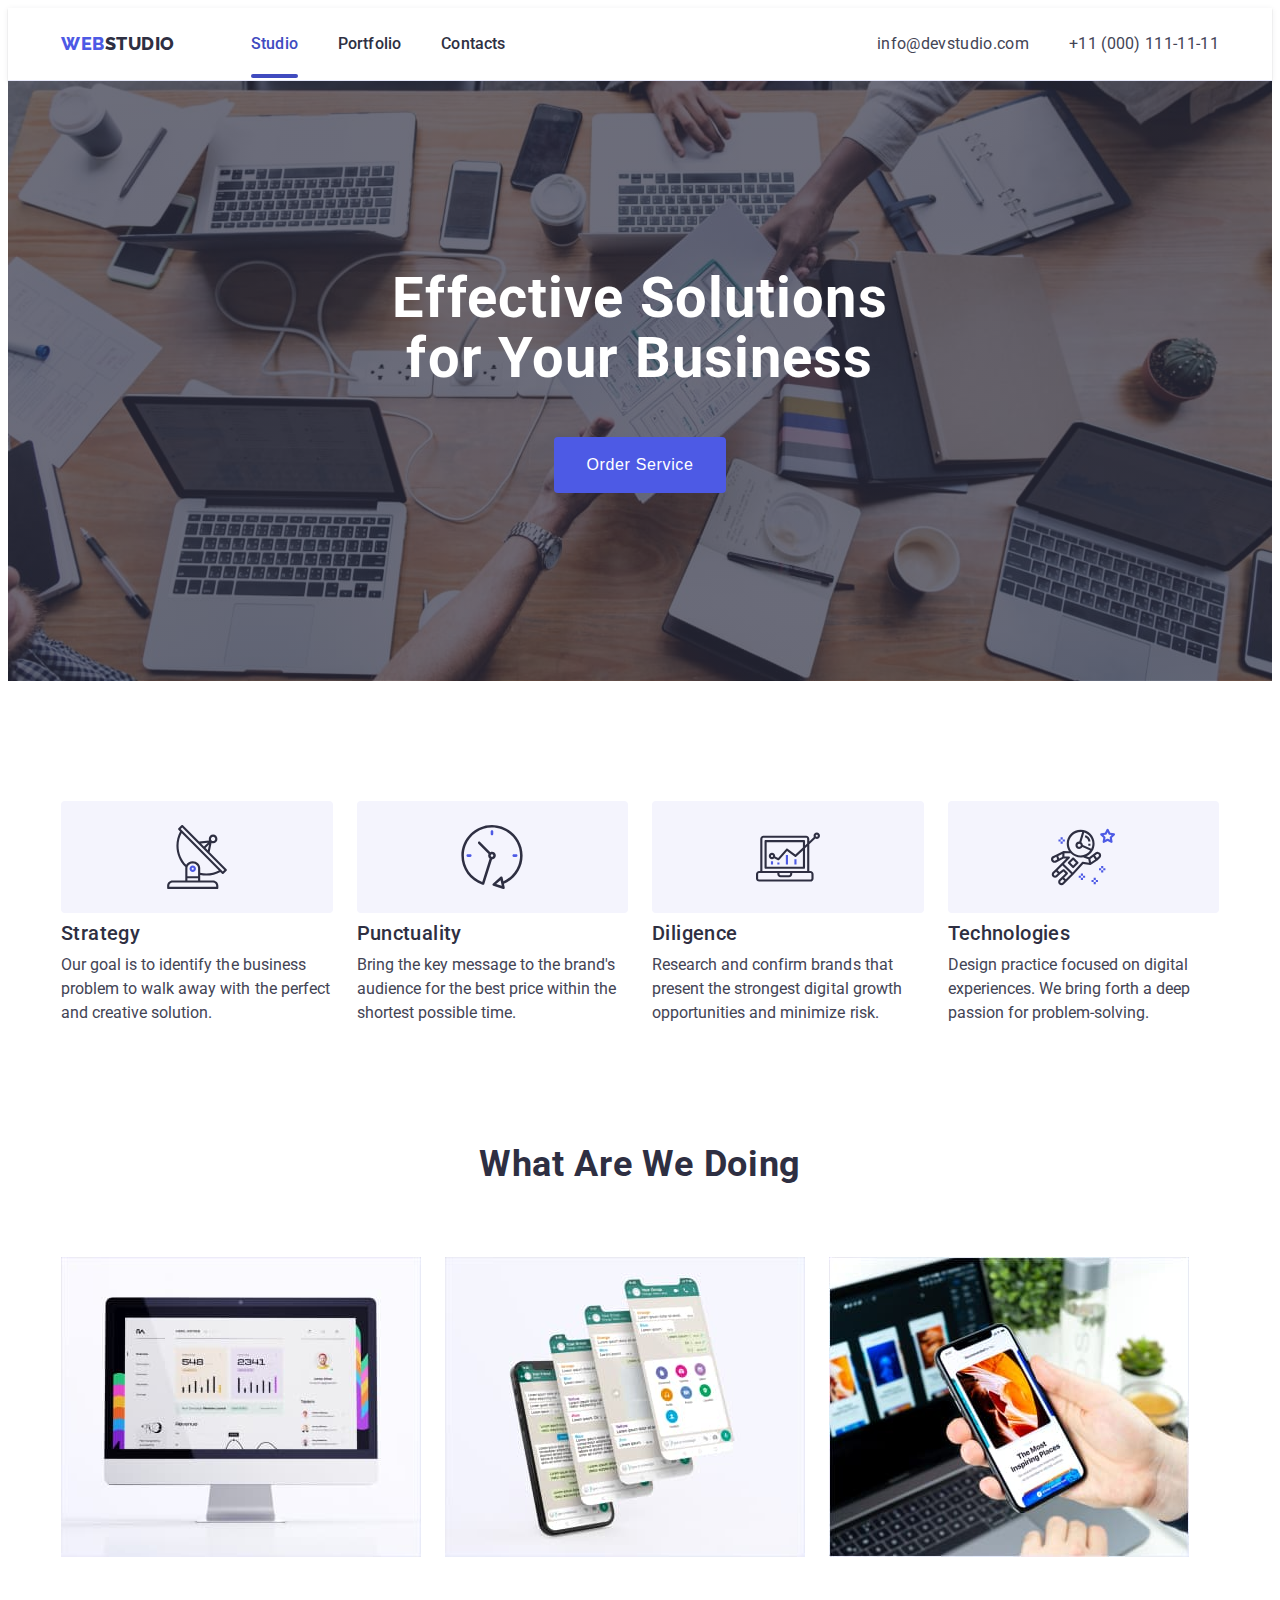
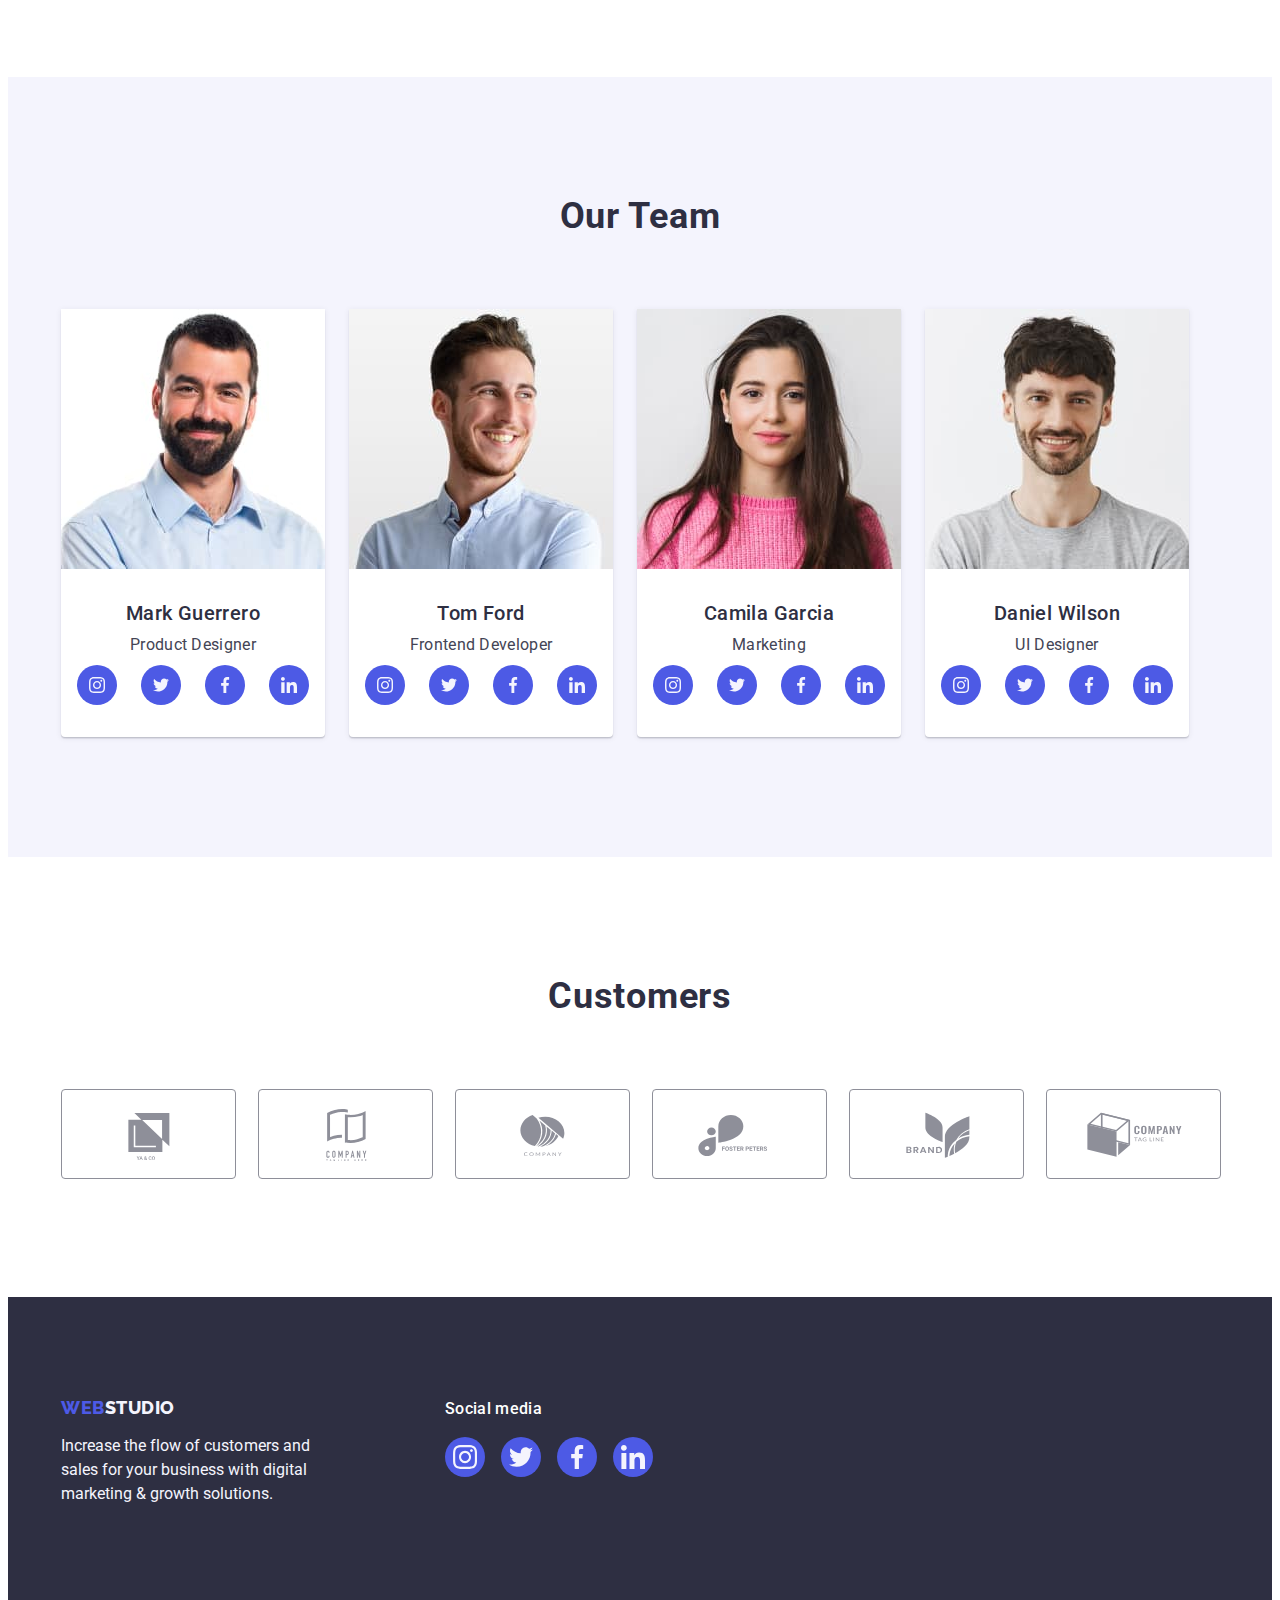
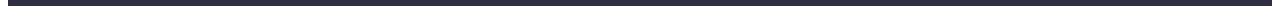
<file: index.html>
<!DOCTYPE html>
<html lang="en">
  <head>
    <meta charset="UTF-8" />
    <meta http-equiv="X-UA-Compatible" content="IE=edge" />
    <meta name="viewport" content="width=device-width, initial-scale=1.0" />
    <link rel="preconnect" href="https://fonts.googleapis.com" />
    <link rel="preconnect" href="https://fonts.gstatic.com" crossorigin />
    <link
      rel="stylesheet"
      href="https://cdnjs.cloudflare.com/ajax/libs/modern-normalize/2.0.0/modern-normalize.min.css"
      integrity="sha512-4xo8blKMVCiXpTaLzQSLSw3KFOVPWhm/TRtuPVc4WG6kUgjH6J03IBuG7JZPkcWMxJ5huwaBpOpnwYElP/m6wg=="
      crossorigin="anonymous"
      referrerpolicy="no-referrer" />
    <link
      href="https://fonts.googleapis.com/css2?family=Raleway:wght@800&family=Roboto:wght@400;500;700&display=swap"
      rel="stylesheet" />
    <link rel="stylesheet" href="./css/styles.css" />
    <title>WebStudio</title>
  </head>

  <body>
    <!-- ! HEADER -->

    <header class="header">
      <div class="container header-container">
        <nav class="nav">
          <a class="logo link logo_header-link" href="./index.html"
            >Web<span class="logo_header">Studio</span></a
          >
          <ul class="list nav-list">
            <li class="nav-list_item">
              <a class="link nav-list_link current" href="./index.html"
                >Studio</a
              >
            </li>
            <li class="nav-list_item">
              <a class="link nav-list_link" href="./portfolio.html"
                >Portfolio</a
              >
            </li>
            <li class="nav-list_item">
              <a class="link nav-list_link" href="">Contacts</a>
            </li>
          </ul>
        </nav>
        <address class="address">
          <ul class="list address-list">
            <li class="address-item">
              <a class="link address-link" href="mailto:info@devstudio.com">
                info@devstudio.com
              </a>
            </li>
            <li class="address-item">
              <a class="link address-link" href="tel:+110001111111">
                +11 (000) 111-11-11
              </a>
            </li>
          </ul>
        </address>
      </div>
    </header>

    <!-- ! MAIN -->

    <main>
      <!-- ! Hero -->

      <section class="section hero">
        <div class="container">
          <h1 class="hero-title">Effective Solutions for Your Business</h1>
          <button class="btn hero-btn" type="button" data-modal-open>
            Order Service
          </button>
        </div>
      </section>

      <!-- ! Features -->

      <section class="section features">
        <div class="container">
          <h2 class="section-title visually-hidden">Features</h2>

          <ul class="list features-list">
            <li class="features-item">
              <div class="img-wrapper">
                <svg width="64" height="64">
                  <use href="./images/icons.svg#icon-antenna"></use>
                </svg>
              </div>
              <h3 class="features-subtitle">Strategy</h3>
              <p class="features-desc">
                Our goal is to identify the business problem to walk away with
                the perfect and creative solution.
              </p>
            </li>
            <li class="features-item">
              <div class="img-wrapper">
                <svg width="64" height="64">
                  <use href="./images/icons.svg#icon-clock"></use>
                </svg>
              </div>
              <h3 class="features-subtitle">Punctuality</h3>
              <p class="features-desc">
                Bring the key message to the brand's audience for the best price
                within the shortest possible time.
              </p>
            </li>
            <li class="features-item">
              <div class="img-wrapper">
                <svg width="64" height="64">
                  <use href="./images/icons.svg#icon-diagram"></use>
                </svg>
              </div>
              <h3 class="features-subtitle">Diligence</h3>
              <p class="features-desc">
                Research and confirm brands that present the strongest digital
                growth opportunities and minimize risk.
              </p>
            </li>
            <li class="features-item">
              <div class="img-wrapper">
                <svg width="64" height="64">
                  <use href="./images/icons.svg#icon-astronaut"></use>
                </svg>
              </div>
              <h3 class="features-subtitle">Technologies</h3>
              <p class="features-desc">
                Design practice focused on digital experiences. We bring forth a
                deep passion for problem-solving.
              </p>
            </li>
          </ul>
        </div>
      </section>

      <!-- Duties -->

      <section class="section duties">
        <div class="container">
          <h2 class="section-title">What are we doing</h2>
          <ul class="list duties-list">
            <li class="duties-item">
              <img
                class="duties-img"
                src="./images/duties/duty1.jpg"
                alt="duty 1"
                width="360" />
            </li>
            <li class="duties-item">
              <img
                class="duties-img"
                src="./images/duties/duty2.jpg"
                alt="duty 2"
                width="360" />
            </li>
            <li class="duties-item">
              <img
                class="duties-img"
                src="./images/duties/duty3.jpg"
                alt="duty 3"
                width="360" />
            </li>
          </ul>
        </div>
      </section>

      <!-- ! Our team -->

      <section class="section team">
        <div class="container">
          <h2 class="section-title">Our Team</h2>
          <ul class="list team-list">
            <li class="team-item">
              <img
                class="team-avatar"
                src="./images/team/team1.jpg"
                alt="Mark Guerrero"
                width="264" />
              <div class="team-data">
                <h3 class="team-name">Mark Guerrero</h3>
                <p class="team-position">Product Designer</p>
                <ul class="list team-social">
                  <li class="team-social-item">
                    <a href="" class="team-social-link">
                      <svg class="team-social-icon" width="16" height="16">
                        <use href="./images/icons.svg#icon-insta"></use>
                      </svg>
                    </a>
                  </li>
                  <li class="team-social-item">
                    <a href="" class="team-social-link">
                      <svg class="team-social-icon" width="16" height="16">
                        <use href="./images/icons.svg#icon-twitter"></use>
                      </svg>
                    </a>
                  </li>
                  <li class="team-social-item">
                    <a href="" class="team-social-link">
                      <svg class="team-social-icon" width="16" height="16">
                        <use href="./images/icons.svg#icon-facebook"></use>
                      </svg>
                    </a>
                  </li>
                  <li class="team-social-item">
                    <a href="" class="team-social-link">
                      <svg class="team-social-icon" width="16" height="16">
                        <use href="./images/icons.svg#icon-linkedin"></use>
                      </svg>
                    </a>
                  </li>
                </ul>
              </div>
            </li>
            <li class="team-item">
              <img
                class="team-avatar"
                src="./images/team/team2.jpg"
                alt="Tom Ford"
                width="264" />
              <div class="team-data">
                <h3 class="team-name">Tom Ford</h3>
                <p class="team-position">Frontend Developer</p>
                <ul class="list team-social">
                  <li class="team-social-item">
                    <a href="" class="team-social-link">
                      <svg class="team-social-icon" width="16" height="16">
                        <use href="./images/icons.svg#icon-insta"></use>
                      </svg>
                    </a>
                  </li>
                  <li class="team-social-item">
                    <a href="" class="team-social-link">
                      <svg class="team-social-icon" width="16" height="16">
                        <use href="./images/icons.svg#icon-twitter"></use>
                      </svg>
                    </a>
                  </li>
                  <li class="team-social-item">
                    <a href="" class="team-social-link">
                      <svg class="team-social-icon" width="16" height="16">
                        <use href="./images/icons.svg#icon-facebook"></use>
                      </svg>
                    </a>
                  </li>
                  <li class="team-social-item">
                    <a href="" class="team-social-link">
                      <svg class="team-social-icon" width="16" height="16">
                        <use href="./images/icons.svg#icon-linkedin"></use>
                      </svg>
                    </a>
                  </li>
                </ul>
              </div>
            </li>
            <li class="team-item">
              <img
                class="team-avatar"
                src="./images/team/team3.jpg"
                alt="Camila Garcia"
                width="264" />
              <div class="team-data">
                <h3 class="team-name">Camila Garcia</h3>
                <p class="team-position">Marketing</p>
                <ul class="list team-social">
                  <li class="team-social-item">
                    <a href="" class="team-social-link">
                      <svg class="team-social-icon" width="16" height="16">
                        <use href="./images/icons.svg#icon-insta"></use>
                      </svg>
                    </a>
                  </li>
                  <li class="team-social-item">
                    <a href="" class="team-social-link">
                      <svg class="team-social-icon" width="16" height="16">
                        <use href="./images/icons.svg#icon-twitter"></use>
                      </svg>
                    </a>
                  </li>
                  <li class="team-social-item">
                    <a href="" class="team-social-link">
                      <svg class="team-social-icon" width="16" height="16">
                        <use href="./images/icons.svg#icon-facebook"></use>
                      </svg>
                    </a>
                  </li>
                  <li class="team-social-item">
                    <a href="" class="team-social-link">
                      <svg class="team-social-icon" width="16" height="16">
                        <use href="./images/icons.svg#icon-linkedin"></use>
                      </svg>
                    </a>
                  </li>
                </ul>
              </div>
            </li>
            <li class="team-item">
              <img
                class="team-avatar"
                src="./images/team/team4.jpg"
                alt="Daniel Wilson"
                width="264" />
              <div class="team-data">
                <h3 class="team-name">Daniel Wilson</h3>
                <p class="team-position">UI Designer</p>
                <ul class="list team-social">
                  <li class="team-social-item">
                    <a href="" class="team-social-link">
                      <svg class="team-social-icon" width="16" height="16">
                        <use href="./images/icons.svg#icon-insta"></use>
                      </svg>
                    </a>
                  </li>
                  <li class="team-social-item">
                    <a href="" class="team-social-link">
                      <svg class="team-social-icon" width="16" height="16">
                        <use href="./images/icons.svg#icon-twitter"></use>
                      </svg>
                    </a>
                  </li>
                  <li class="team-social-item">
                    <a href="" class="team-social-link">
                      <svg class="team-social-icon" width="16" height="16">
                        <use href="./images/icons.svg#icon-facebook"></use>
                      </svg>
                    </a>
                  </li>
                  <li class="team-social-item">
                    <a href="" class="team-social-link">
                      <svg class="team-social-icon" width="16" height="16">
                        <use href="./images/icons.svg#icon-linkedin"></use>
                      </svg>
                    </a>
                  </li>
                </ul>
              </div>
            </li>
          </ul>
        </div>
      </section>

      <!-- ! Customers -->

      <section class="section customers">
        <div class="container">
          <h2 class="section-title">Customers</h2>
          <ul class="list customers-list">
            <li class="customers-item">
              <a href="" class="customers-link">
                <svg class="customers-icon" width="104" height="56">
                  <use href="./images/icons.svg#icon-logo1"></use>
                </svg>
              </a>
            </li>
            <li class="customers-item">
              <a href="" class="customers-link">
                <svg class="customers-icon" width="104" height="56">
                  <use href="./images/icons.svg#icon-logo2"></use>
                </svg>
              </a>
            </li>
            <li class="customers-item">
              <a href="" class="customers-link">
                <svg class="customers-icon" width="104" height="56">
                  <use href="./images/icons.svg#icon-logo3"></use>
                </svg>
              </a>
            </li>
            <li class="customers-item">
              <a href="" class="customers-link">
                <svg class="customers-icon" width="104" height="56">
                  <use href="./images/icons.svg#icon-logo4"></use>
                </svg>
              </a>
            </li>
            <li class="customers-item">
              <a href="" class="customers-link">
                <svg class="customers-icon" width="104" height="56">
                  <use href="./images/icons.svg#icon-logo5"></use>
                </svg>
              </a>
            </li>
            <li class="customers-item">
              <a href="" class="customers-link">
                <svg class="customers-icon" width="104" height="56">
                  <use href="./images/icons.svg#icon-logo6"></use>
                </svg>
              </a>
            </li>
          </ul>
        </div>
      </section>
    </main>

    <!-- ! Footer -->

    <footer class="footer">
      <div class="container footer-wrapper">
        <div class="footer-data">
          <a class="logo link logo-link-footer" href="./index.html"
            >Web<span class="logo_footer">Studio</span></a
          >
          <p class="footer-slogan">
            Increase the flow of customers and sales for your business with
            digital marketing & growth solutions.
          </p>
        </div>
        <div class="footer-meta">
          <p class="footer-social-title">Social media</p>
          <ul class="list footer-social-list">
            <li class="footer-social-item">
              <a href="" class="footer-social-link">
                <svg class="footer-social-icon" width="24" height="24">
                  <use href="./images/icons.svg#icon-insta"></use>
                </svg>
              </a>
            </li>
            <li class="footer-social-item">
              <a href="" class="footer-social-link">
                <svg class="footer-social-icon" width="24" height="24">
                  <use href="./images/icons.svg#icon-twitter"></use>
                </svg>
              </a>
            </li>
            <li class="footer-social-item">
              <a href="" class="footer-social-link">
                <svg class="footer-social-icon" width="24" height="24">
                  <use href="./images/icons.svg#icon-facebook"></use>
                </svg>
              </a>
            </li>
            <li class="footer-social-item">
              <a href="" class="footer-social-link">
                <svg class="footer-social-icon" width="24" height="24">
                  <use href="./images/icons.svg#icon-linkedin"></use>
                </svg>
              </a>
            </li>
          </ul>
        </div>
      </div>
    </footer>

    <!-- ! Modal -->

    <div class="overlay is-hidden" data-modal>
      <div class="modal">
        <button class="btn modal-close-btn" data-modal-close type="button">
          <svg class="modal-close-icon" width="8" height="8">
            <use href="./images/icons.svg#icon-close"></use>
          </svg>
        </button>
      </div>
    </div>
    <script src="./js/modal.js"></script>
  </body>
</html>
</file>
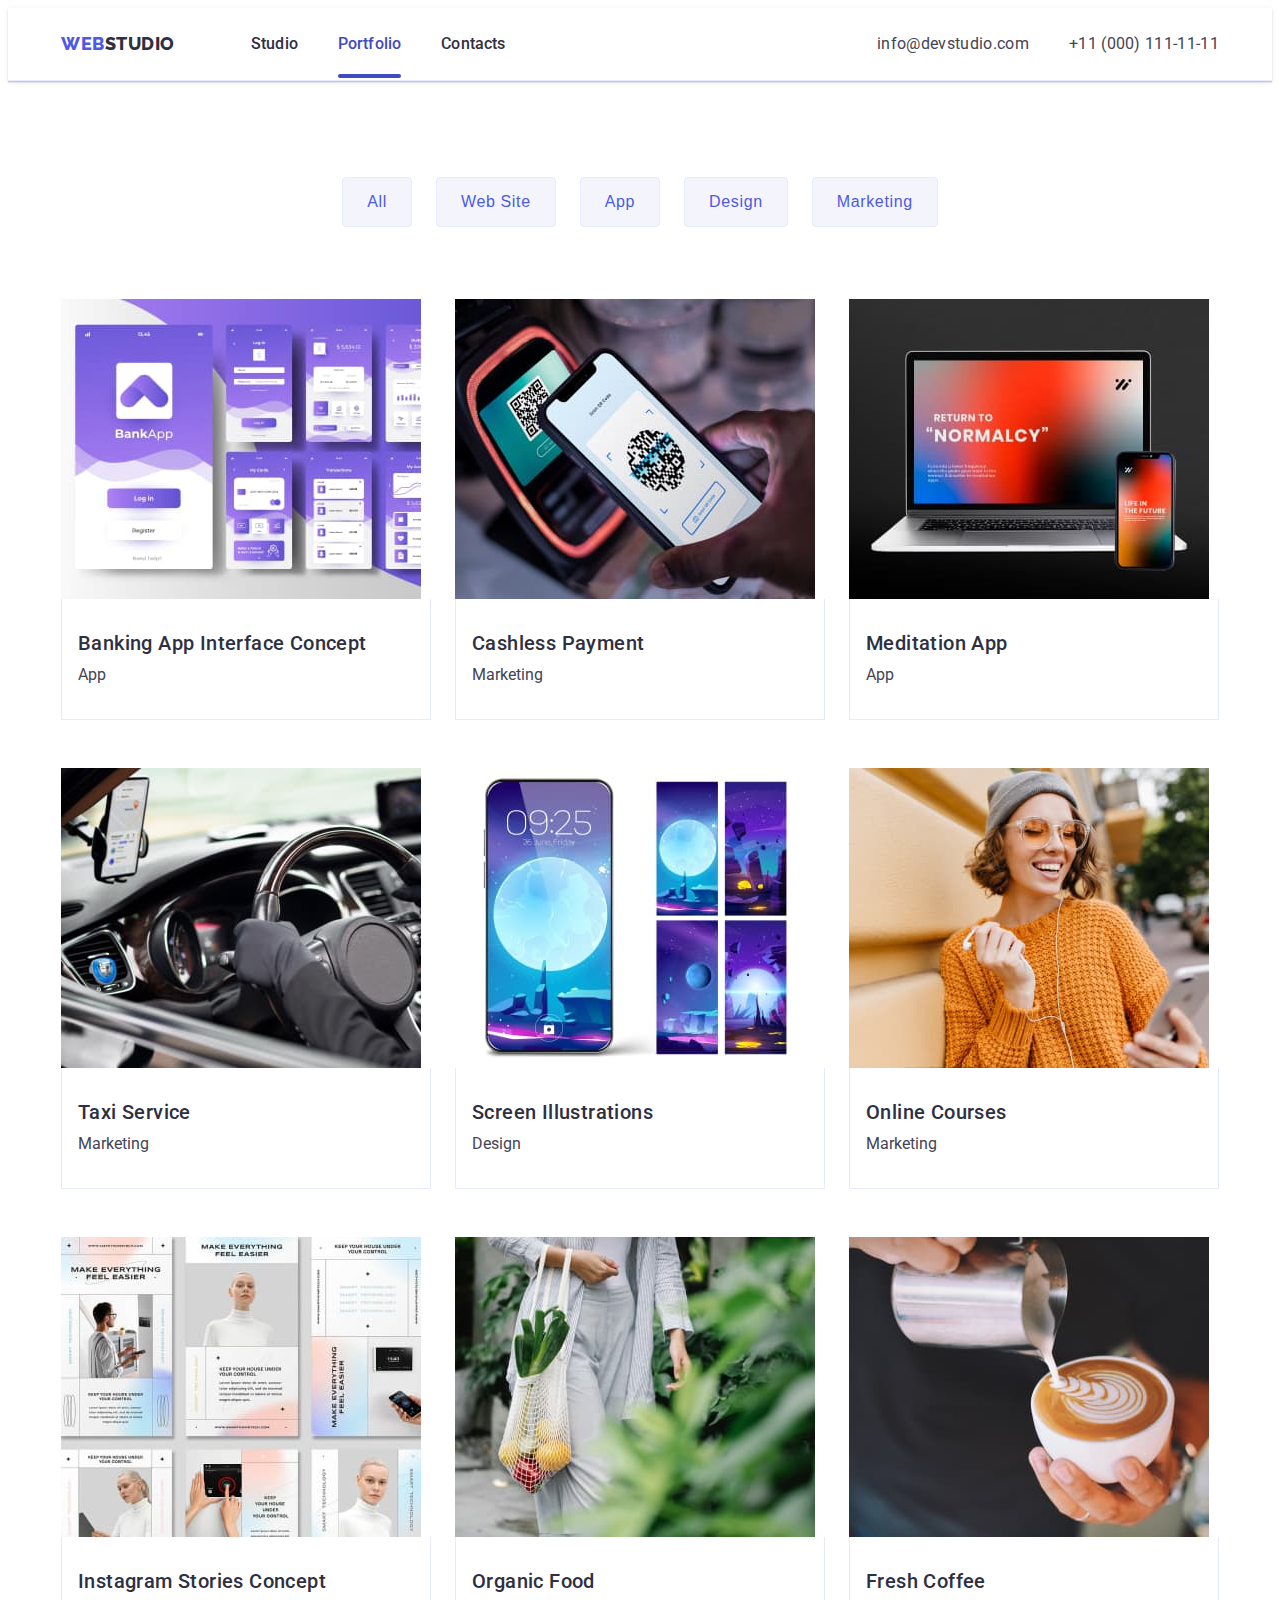
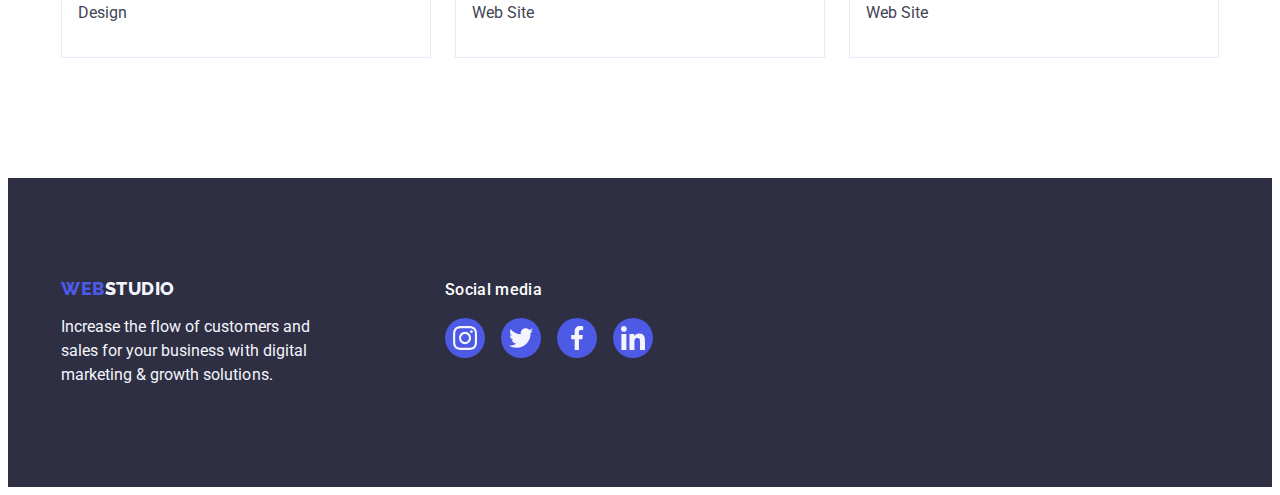
<file: portfolio.html>
<!DOCTYPE html>
<html lang="eu">
  <head>
    <meta charset="UTF-8" />
    <meta http-equiv="X-UA-Compatible" content="IE=edge" />
    <meta name="viewport" content="width=device-width, initial-scale=1.0" />
    <link rel="preconnect" href="https://fonts.googleapis.com" />
    <link rel="preconnect" href="https://fonts.gstatic.com" crossorigin />
    <link
      rel="stylesheet"
      href="https://cdnjs.cloudflare.com/ajax/libs/modern-normalize/2.0.0/modern-normalize.min.css"
      integrity="sha512-4xo8blKMVCiXpTaLzQSLSw3KFOVPWhm/TRtuPVc4WG6kUgjH6J03IBuG7JZPkcWMxJ5huwaBpOpnwYElP/m6wg=="
      crossorigin="anonymous"
      referrerpolicy="no-referrer" />
    <link
      href="https://fonts.googleapis.com/css2?family=Raleway:wght@800&family=Roboto:wght@400;500;700&display=swap"
      rel="stylesheet" />
    <link rel="stylesheet" href="./css/styles.css" />
    <title>WebStudio</title>
  </head>

  <body>
    <!-- HEADER -->

    <header class="header">
      <div class="container header-container">
        <nav class="nav">
          <a class="logo link logo_header-link" href="./index.html"
            >Web<span class="logo_header">Studio</span></a
          >
          <ul class="list nav-list">
            <li class="nav-list_item">
              <a class="link nav-list_link" href="./index.html">Studio</a>
            </li>
            <li class="nav-list_item">
              <a class="link nav-list_link current" href="./portfolio.html"
                >Portfolio</a
              >
            </li>
            <li class="nav-list_item">
              <a class="link nav-list_link" href="">Contacts</a>
            </li>
          </ul>
        </nav>
        <address class="address">
          <ul class="list address-list">
            <li class="address-item">
              <a class="link address-link" href="mailto:info@devstudio.com">
                info@devstudio.com
              </a>
            </li>
            <li class="address-item">
              <a class="link address-link" href="tel:+110001111111">
                +11 (000) 111-11-11
              </a>
            </li>
          </ul>
        </address>
      </div>
    </header>

    <!-- Портфолио -->

    <main class="main">
      <section class="section-portfolio">
        <div class="container">
          <h1 class="visually-hidden">Портфолио</h1>

          <ul class="list filter">
            <li>
              <button type="button" class="btn filter-btn">All</button>
            </li>
            <li>
              <button type="button" class="btn filter-btn">Web Site</button>
            </li>
            <li>
              <button type="button" class="btn filter-btn">App</button>
            </li>
            <li>
              <button type="button" class="btn filter-btn">Design</button>
            </li>
            <li>
              <button type="button" class="btn filter-btn">Marketing</button>
            </li>
          </ul>

          <ul class="list portfolio-list">
            <li class="portfolio-item">
              <a href="" class="link portfolio-link">
                <div class="portfolio-img-wrapper">
                  <img
                    width="360"
                    src="./images/portfolio/banking.jpeg"
                    alt="Banking App Interface Concept"
                    class="porfolio-img" />
                  <p class="portfolio-description">
                    14 Stylish and User-Friendly App Design Concepts · Task
                    Manager App · Calorie Tracker App · Exotic Fruit Ecommerce
                    App · Cloud Storage App
                  </p>
                </div>
                <div class="portfolio-data">
                  <h2 class="portfolio-subtitle">
                    Banking App Interface Concept
                  </h2>
                  <p class="portfolio-content">App</p>
                </div>
              </a>
            </li>
            <li class="portfolio-item">
              <a href="" class="link portfolio-link">
                <div class="portfolio-img-wrapper">
                  <img
                    width="360"
                    src="./images/portfolio/payment.jpeg"
                    alt="Cashless Payment"
                    class="porfolio-img" />
                  <p class="portfolio-description">
                    14 Stylish and User-Friendly App Design Concepts · Task
                    Manager App · Calorie Tracker App · Exotic Fruit Ecommerce
                    App · Cloud Storage App
                  </p>
                </div>
                <div class="portfolio-data">
                  <h2 class="portfolio-subtitle">Cashless Payment</h2>
                  <p class="portfolio-content">Marketing</p>
                </div>
              </a>
            </li>
            <li class="portfolio-item">
              <a href="" class="link portfolio-link">
                <div class="portfolio-img-wrapper">
                  <img
                    width="360"
                    src="./images/portfolio/app.jpeg"
                    alt="Ресторан Seafood"
                    class="porfolio-img" />
                  <p class="portfolio-description">
                    14 Stylish and User-Friendly App Design Concepts · Task
                    Manager App · Calorie Tracker App · Exotic Fruit Ecommerce
                    App · Cloud Storage App
                  </p>
                </div>
                <div class="portfolio-data">
                  <h2 class="portfolio-subtitle">Meditation App</h2>
                  <p class="portfolio-content">App</p>
                </div>
              </a>
            </li>
            <li class="portfolio-item">
              <a href="" class="link portfolio-link">
                <div class="portfolio-img-wrapper">
                  <img
                    width="360"
                    src="./images/portfolio/taxi.jpeg"
                    alt="Taxi Service"
                    class="porfolio-img" />
                  <p class="portfolio-description">
                    14 Stylish and User-Friendly App Design Concepts · Task
                    Manager App · Calorie Tracker App · Exotic Fruit Ecommerce
                    App · Cloud Storage App
                  </p>
                </div>
                <div class="portfolio-data">
                  <h2 class="portfolio-subtitle">Taxi Service</h2>
                  <p class="portfolio-content">Marketing</p>
                </div>
              </a>
            </li>
            <li class="portfolio-item">
              <a href="" class="link portfolio-link">
                <div class="portfolio-img-wrapper">
                  <img
                    width="360"
                    src="./images/portfolio/screen.jpeg"
                    alt="Screen Illustrations"
                    class="porfolio-img" />
                  <p class="portfolio-description">
                    14 Stylish and User-Friendly App Design Concepts · Task
                    Manager App · Calorie Tracker App · Exotic Fruit Ecommerce
                    App · Cloud Storage App
                  </p>
                </div>
                <div class="portfolio-data">
                  <h2 class="portfolio-subtitle">Screen Illustrations</h2>
                  <p class="portfolio-content">Design</p>
                </div>
              </a>
            </li>
            <li class="portfolio-item">
              <a href="" class="link portfolio-link">
                <div class="portfolio-img-wrapper">
                  <img
                    width="360"
                    src="./images/portfolio/courses.jpeg"
                    alt="Online Courses"
                    class="porfolio-img" />
                  <p class="portfolio-description">
                    14 Stylish and User-Friendly App Design Concepts · Task
                    Manager App · Calorie Tracker App · Exotic Fruit Ecommerce
                    App · Cloud Storage App
                  </p>
                </div>
                <div class="portfolio-data">
                  <h2 class="portfolio-subtitle">Online Courses</h2>
                  <p class="portfolio-content">Marketing</p>
                </div>
              </a>
            </li>
            <li class="portfolio-item">
              <a href="" class="link portfolio-link">
                <div class="portfolio-img-wrapper">
                  <img
                    width="360"
                    src="./images/portfolio/stories.jpeg"
                    alt="Instagram Stories Concept"
                    class="porfolio-img" />
                  <p class="portfolio-description">
                    14 Stylish and User-Friendly App Design Concepts · Task
                    Manager App · Calorie Tracker App · Exotic Fruit Ecommerce
                    App · Cloud Storage App
                  </p>
                </div>
                <div class="portfolio-data">
                  <h2 class="portfolio-subtitle">Instagram Stories Concept</h2>
                  <p class="portfolio-content">Design</p>
                </div>
              </a>
            </li>
            <li class="portfolio-item">
              <a href="" class="link portfolio-link">
                <div class="portfolio-img-wrapper">
                  <img
                    width="360"
                    src="./images/portfolio/food.jpeg"
                    alt="Organic Food"
                    class="porfolio-img" />
                  <p class="portfolio-description">
                    14 Stylish and User-Friendly App Design Concepts · Task
                    Manager App · Calorie Tracker App · Exotic Fruit Ecommerce
                    App · Cloud Storage App
                  </p>
                </div>
                <div class="portfolio-data">
                  <h2 class="portfolio-subtitle">Organic Food</h2>
                  <p class="portfolio-content">Web Site</p>
                </div>
              </a>
            </li>
            <li class="portfolio-item">
              <a href="" class="link portfolio-link">
                <div class="portfolio-img-wrapper">
                  <img
                    width="360"
                    src="./images/portfolio/coffee.jpeg"
                    alt="Fresh Coffee"
                    class="porfolio-img" />
                  <p class="portfolio-description">
                    14 Stylish and User-Friendly App Design Concepts · Task
                    Manager App · Calorie Tracker App · Exotic Fruit Ecommerce
                    App · Cloud Storage App
                  </p>
                </div>
                <div class="portfolio-data">
                  <h2 class="portfolio-subtitle">Fresh Coffee</h2>
                  <p class="portfolio-content">Web Site</p>
                </div>
              </a>
            </li>
          </ul>
        </div>
      </section>
    </main>

    <!-- Footer -->

    <footer class="footer">
      <div class="container footer-wrapper">
        <div class="footer-data">
          <a class="logo link logo-link-footer" href="./index.html"
            >Web<span class="logo_footer">Studio</span></a
          >
          <p class="footer-slogan">
            Increase the flow of customers and sales for your business with
            digital marketing & growth solutions.
          </p>
        </div>
        <div class="footer-meta">
          <p class="footer-social-title">Social media</p>
          <ul class="list footer-social-list">
            <li class="footer-social-item">
              <a href="" class="footer-social-link">
                <svg class="footer-social-icon" width="24" height="24">
                  <use href="./images/icons.svg#icon-insta"></use>
                </svg>
              </a>
            </li>
            <li class="footer-social-item">
              <a href="" class="footer-social-link">
                <svg class="footer-social-icon" width="24" height="24">
                  <use href="./images/icons.svg#icon-twitter"></use>
                </svg>
              </a>
            </li>
            <li class="footer-social-item">
              <a href="" class="footer-social-link">
                <svg class="footer-social-icon" width="24" height="24">
                  <use href="./images/icons.svg#icon-facebook"></use>
                </svg>
              </a>
            </li>
            <li class="footer-social-item">
              <a href="" class="footer-social-link">
                <svg class="footer-social-icon" width="24" height="24">
                  <use href="./images/icons.svg#icon-linkedin"></use>
                </svg>
              </a>
            </li>
          </ul>
        </div>
      </div>
    </footer>
  </body>
</html>
</file>
<file: css/styles.css>
:root {
  --accent: #4d5ae5;
  --white: #ffffff;
  --navyblue: #2e2f42;
  --slate: #434455;
  --cloud: #f4f4fd;
  --ocean: #404bbf;
  --cornflower: #e7e9fc;
  --transit: 250ms cubic-bezier(0.4, 0, 0.2, 1);
  --navyblue-modal: rgba(46, 47, 66, 0.4);
  --lightslate: #8e8f99;
}

/* * Global */
ul,
ol {
  padding: 0;
  margin: 0;
}
body {
  font-family: "Roboto", sans-serif;
  color: var(--slate);
  font-size: 16px;
  line-height: 1.5;
  letter-spacing: 0.02px;
  background-color: var(--white);
}

h1,
h2,
h3,
h4,
p {
  margin: 0;
}

img {
  display: block;
  max-width: 100%;
}
.link {
  text-decoration: none;
}

.list {
  list-style-type: none;
}

.btn {
  cursor: pointer;
  color: var(--white);
  font-size: 16px;
  font-weight: 500;
  line-height: 1.5;
  letter-spacing: 0.64px;
}

address {
  font-style: normal;
}

.logo {
  font-family: "Raleway", sans-serif;
  font-size: 18px;
  font-weight: 800;
  line-height: 1.17;
  letter-spacing: 0.03em;
  text-transform: uppercase;
  color: var(--accent);
}

.section {
  padding-top: 120px;
  padding-bottom: 120px;
}

.section-title {
  color: var(--navyblue);
  text-align: center;
  font-size: 36px;
  line-height: 1.11;
  letter-spacing: 0.72px;
  text-transform: capitalize;
  margin-bottom: 72px;
}

.container {
  width: 1158px;
  margin-left: auto;
  margin-right: auto;
  padding-left: 15px;
  padding-right: 15px;
}

.visually-hidden {
  position: absolute;
  width: 1px;
  height: 1px;
  margin: -1px;
  border: 0;
  padding: 0;
  white-space: nowrap;
  clip-path: inset(100%);
  clip: rect(0 0 0 0);
  overflow: hidden;
}

/* ! Header */

.header {
  background-color: var(--white);
  border-bottom: 1px solid var(--cornflower);
  padding-top: 24px;
  padding-bottom: 24px;
  box-shadow: 0px 2px 1px rgba(46, 47, 66, 0.08),
    0px 1px 1px rgba(46, 47, 66, 0.16), 0px 1px 6px rgba(46, 47, 66, 0.08);
}

.header-container {
  display: flex;
  align-items: center;
}

.nav {
  align-items: center;
  display: flex;
}
.logo_header-link {
  margin-right: 76px;
}
.logo_header {
  color: var(--navyblue);
}
.nav-list {
  display: flex;
  align-items: center;
  gap: 40px;
}
.nav-list_item {
}
.nav-list_link {
  position: relative;
  font-size: 16px;
  font-weight: 500;
  line-height: 1.5;
  letter-spacing: 0.01em;
  color: var(--navyblue);
  padding-top: 24px;
  padding-bottom: 24px;
  transition: color var(--transit);
}

.nav-list_link.current {
  color: var(--ocean);
}

.nav-list_link.current::after {
  position: absolute;
  bottom: -1px;
  display: block;
  content: "";
  width: 100%;
  height: 4px;
  background-color: var(--ocean);
  border-radius: 2px;
}
.nav-list_link:hover,
.nav-list_link:focus {
  color: var(--ocean);
}

.address {
  margin-left: auto;
}
.address-list {
  display: flex;
  gap: 40px;
}
.address-item {
}
.address-link {
  font-size: 16px;
  line-height: 1.5;
  letter-spacing: 0.32px;
  color: var(--slate);
  transition: color var(--transit);
}
.address-link:hover,
.address-link:focus {
  color: var(--ocean);
}

/* ! Hero section */

.hero {
  padding-top: 188px;
  padding-bottom: 188px;
  background-color: var(--navyblue);
  background-image: linear-gradient(
      rgba(46, 47, 66, 0.7),
      rgba(46, 47, 66, 0.7)
    ),
    url(../images/hero-bg.jpg);
  background-repeat: no-repeat;
  background-position: center center;
  background-size: cover;
  max-width: 1440px;
  margin: 0 auto;
}

.hero-title {
  color: var(--white);
  margin: 0 auto;
  text-align: center;
  font-size: 56px;
  font-style: normal;
  font-weight: 700;
  line-height: 1.07;
  letter-spacing: 0.02em;
  margin-bottom: 48px;
  max-width: 496px;
}

.hero-btn {
  display: block;
  background: var(--accent);
  color: var(--white);
  font-size: 16px;
  font-weight: 500;
  line-height: 1.5;
  letter-spacing: 0.64px;
  margin: 0 auto;
  padding: 16px 32px;
  border-radius: 4px;
  border: none;
  min-width: 169px;
  transition: background-color var(--transit);
}

.hero-btn:hover,
.hero-btn:focus {
  background: var(--ocean);
}

/* ! Features */

.features {
  background-color: var(--white);
}

.features-list {
  display: flex;
  gap: 24px;
}
.features-item {
  flex-basis: calc((100% - 2 * 24px) / 3);
}
.img-wrapper {
  display: flex;
  justify-content: center;
  align-items: center;
  height: 112px;
  margin-bottom: 8px;
  background-color: var(--cloud);
  border-radius: 4px;
}
.features-subtitle {
  color: var(--navyblue);
  font-size: 20px;
  font-weight: 500;
  line-height: 1.2;
  letter-spacing: 0.4px;
  margin-bottom: 8px;
}
.features-desc {
  color: var(--slate);
}

/* ! Duties */

.duties {
  background-color: var(--white);
  padding-top: 0;
}

.duties-list {
  display: flex;
  gap: 24px;
}
.duties-item {
  flex-basis: calc((100% - 24 * 2) / 3);
}
.duties-img {
}

/* ! Our team */

.team {
  background: var(--cloud);
}
.team-list {
  display: flex;
  gap: 24px;
}
.team-item {
  background-color: var(--white);
  border-radius: 0px 0px 4px 4px;
  flex-basis: calc((100% - 24 * 3) / 4);
  box-shadow: 0px 2px 1px 0px rgba(46, 47, 66, 0.08),
    0px 1px 1px 0px rgba(46, 47, 66, 0.16),
    0px 1px 6px 0px rgba(46, 47, 66, 0.08);
}
.team-avatar {
}

.team-data {
  padding-bottom: 32px;
  padding-top: 32px;
}

.team-name {
  color: var(--navyblue);
  text-align: center;
  font-size: 20px;
  font-weight: 500;
  line-height: 1.2;
  letter-spacing: 0.4px;
  margin-bottom: 8px;
}

.team-position {
  color: var(--slate);
  text-align: center;
  font-size: 16px;
  line-height: 1.5;
  letter-spacing: 0.32px;
  margin-bottom: 8px;
}
.team-social {
  display: flex;
  gap: 24px;
  justify-content: center;
}
.team-social-item {
  width: 40px;
  height: 40px;
}
.team-social-link {
  width: 100%;
  height: 100%;
  background-color: var(--accent);
  display: flex;
  justify-content: center;
  align-items: center;
  border-radius: 50%;
  transition: background-color var(--transit);
}
.team-social-icon {
  fill: var(--cloud);
}
.team-social-link:focus,
.team-social-link:hover {
  background-color: var(--ocean);
}

/* ! Customers */

.customers {
}

.customers-list {
  display: flex;
  gap: 24px;
}
.customers-item {
  width: calc((100% - 120px) / 6);
  height: 88px;
}
.customers-link {
  display: flex;
  justify-content: center;
  align-items: center;
  width: 100%;
  height: 100%;
  border: 1px solid var(--lightslate);
  border-radius: 4px;
  transition: border-color var(--transit), color var(--transit);
  color: var(--lightslate);
}
.customers-icon {
  fill: currentColor;
}

.customers-link:hover,
.customers-link:focus {
  border-color: var(--ocean);
  color: var(--ocean);
}

/* ! Portfolio */
.section-portfolio {
  padding-top: 96px;
  padding-bottom: 120px;
}
.filter {
  display: flex;
  justify-content: center;
  gap: 24px;
  margin-bottom: 72px;
}

.filter-btn {
  color: var(--accent);
  text-align: center;
  font-size: 16px;
  font-style: normal;
  font-weight: 500;
  line-height: 1.5;
  letter-spacing: 0.64px;
  background-color: var(--cloud);
  padding: 12px 24px;
  border-radius: 4px;
  border: 1px solid var(--cornflower);
  transition: color var(--transit), background-color var(--transit),
    border-color var(--transit), box-shadow var(--transit);
}

.filter-btn:hover,
.filter-btn:focus {
  color: var(--white);
  background-color: var(--ocean);
  border: 1px solid transparent;
  box-shadow: 0px 2px 2px 0px rgba(0, 0, 0, 0.12),
    0px 2px 1px 0px rgba(0, 0, 0, 0.08), 0px 3px 1px 0px rgba(0, 0, 0, 0.1);
}

.portfolio-list {
  display: flex;
  flex-wrap: wrap;
  row-gap: 48px;
  column-gap: 24px;
}
.portfolio-item {
  flex-basis: calc((100% - 24px * 2) / 3);
}
.portfolio-link {
  display: block;
  transition: box-shadow var(--transit);
}
.portfolio-link:hover,
.portfolio-link:focus {
  box-shadow: 0px 2px 1px 0px rgba(46, 47, 66, 0.08),
    0px 1px 1px 0px rgba(46, 47, 66, 0.16),
    0px 1px 6px 0px rgba(46, 47, 66, 0.08);
}
.portfolio-img-wrapper {
  position: relative;
  overflow: hidden;
}
.portfolio-description {
  position: absolute;
  top: 0;
  font-size: 16px;
  line-height: 1.5;
  letter-spacing: 0.02em;
  color: var(--cloud);
  padding: 40px 32px;
  background-color: var(--accent);
  height: 100%;
  width: 100%;
  transform: translateY(100%);
  transition: transform var(--transit);
}
.portfolio-link:hover .portfolio-description,
.portfolio-link:focus .portfolio-description {
  transform: translateY(0%);
}
.portfolio-data {
  padding: 32px 16px;
  border-right: 1px solid var(--cornflower, #e7e9fc);
  border-left: 1px solid var(--cornflower, #e7e9fc);
  border-bottom: 1px solid var(--cornflower, #e7e9fc);
}
.portfolio-subtitle {
  color: var(--navyblue);
  font-size: 20px;
  font-weight: 500;
  line-height: 1.2;
  letter-spacing: 0.4px;
  margin-bottom: 8px;
}

.portfolio-content {
  color: var(--slate);
}

/* ! Footer  */

.footer {
  background: var(--navyblue);
  padding-top: 100px;
  padding-bottom: 100px;
}
.footer-wrapper {
  display: flex;
  align-items: baseline;
}
.footer-data {
  margin-right: 120px;
}

.logo_footer {
  color: var(--cloud);
}
.logo-link-footer {
  display: inline-block;
  margin-bottom: 16px;
}

.footer-slogan {
  max-width: 264px;
  color: var(--cloud);
}

.footer-meta {
}

.footer-social-title {
  color: var(--white);
  font-size: 16px;
  font-weight: 500;
  line-height: 1.5;
  letter-spacing: 0.02em;
  margin-bottom: 16px;
}
.footer-social-list {
  display: flex;
  gap: 16px;
}
.footer-social-item {
  width: 40px;
  height: 40px;
}
.footer-social-link {
  width: 100%;
  height: 100%;
  display: flex;
  justify-content: center;
  align-items: center;
  background-color: var(--accent);
  transition: background-color var(--transit);
  border-radius: 50%;
}
.footer-social-icon {
  fill: var(--cloud);
}

.footer-social-link:hover,
.footer-social-link:focus {
  background-color: #31d0aa;
}

/* ! Modal */

.overlay {
  position: fixed;
  top: 0;
  left: 0;
  width: 100%;
  height: 100%;
  transition: opacity var(--transit), visibility var(--transit);
  background-color: var(--navyblue-modal);
}

.modal {
  position: absolute;
  top: 50%;
  left: 50%;
  transform: translate(-50%, -50%);
  width: 408px;
  min-height: 584px;
  transition: transform var(--transit);
  border-radius: 4px;
  background: var(--dairy, #fcfcfc);
  box-shadow: 0px 2px 1px 0px rgba(0, 0, 0, 0.2),
    0px 1px 3px 0px rgba(0, 0, 0, 0.12), 0px 1px 1px 0px rgba(0, 0, 0, 0.14);
}

.modal-close-btn {
  position: absolute;
  top: 24px;
  right: 24px;
  width: 24px;
  height: 24px;
  background-color: var(--cornflower);
  border: 1px solid rgba(0, 0, 0, 0.1);
  border-radius: 50%;
  display: flex;
  justify-content: center;
  align-items: center;
  padding: 0;
  transition: background-color var(--transit), border var(--transit);
}
.modal-close-icon {
  fill: var(--navyblue);
  transition: fill var(--transit);
}

.modal-close-btn:hover .modal-close-icon,
.modal-close-btn:focus .modal-close-icon {
  fill: var(--white);
}
.modal-close-btn:hover,
.modal-close-btn:focus {
  background-color: var(--ocean);
  border: none;
}

.is-hidden {
  opacity: 0;
  visibility: hidden;
  pointer-events: none;
}
</file>
